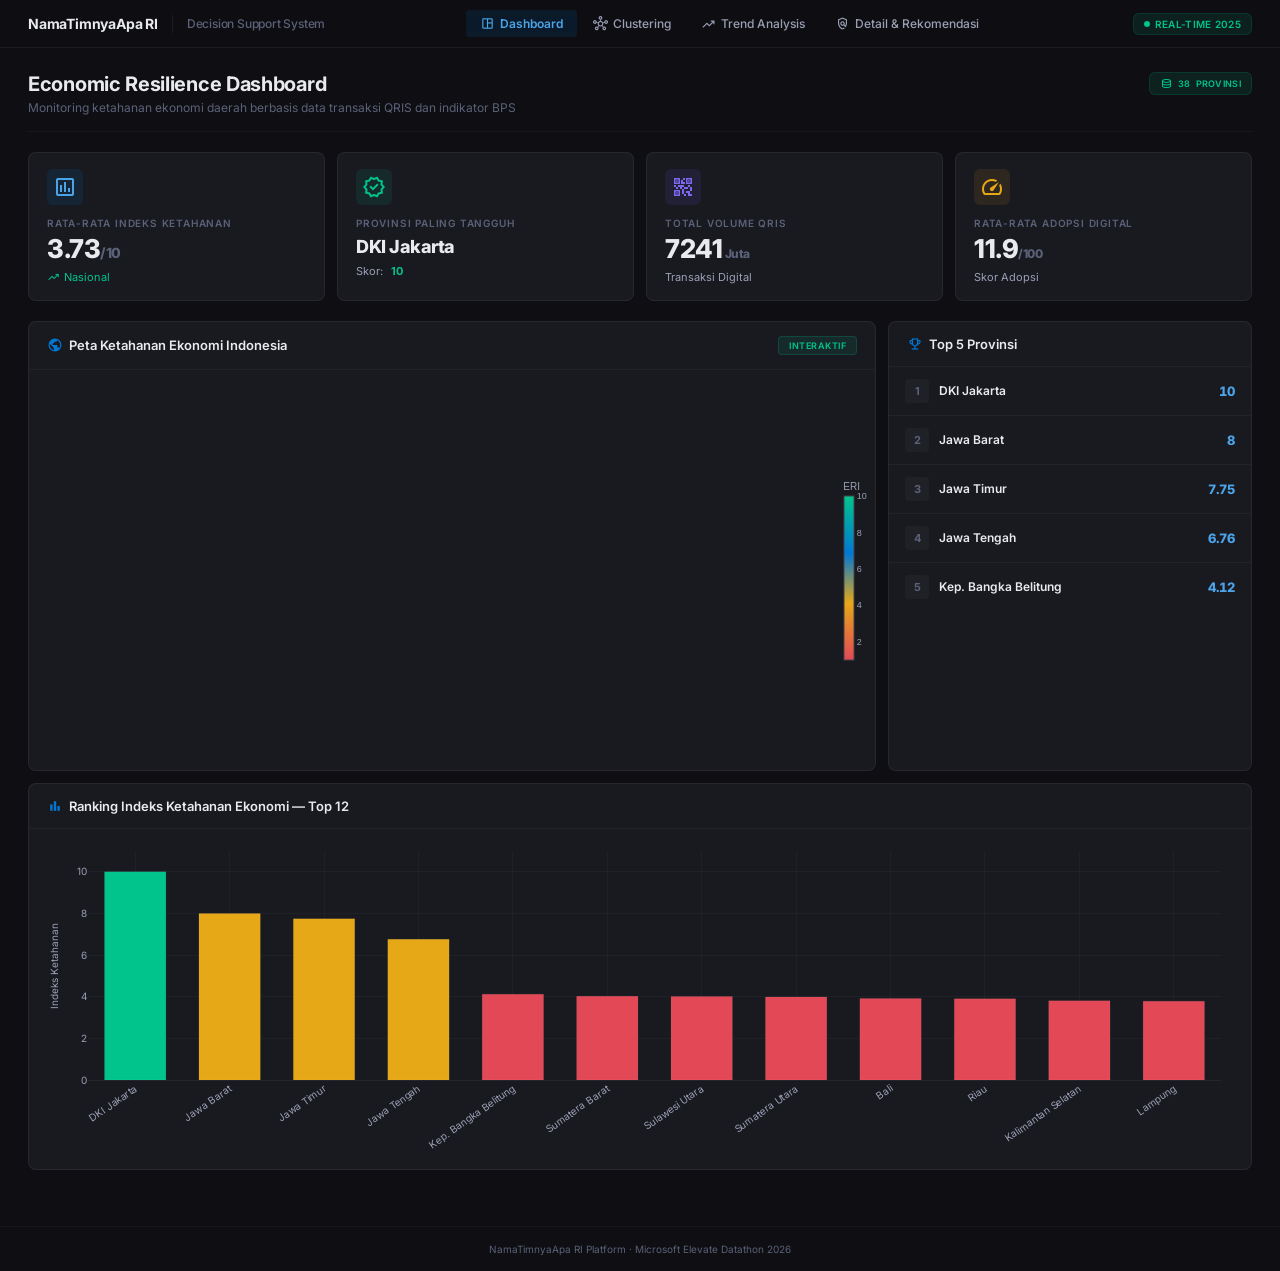
<file: index.html>
<!DOCTYPE html>
<html lang="id">
<head>
    <meta charset="utf-8"/>
    <meta name="dicoding:email" content="apriansyahrifqii@gmail.com"/>
    <meta content="width=device-width, initial-scale=1.0" name="viewport"/>
    <title>NamaTimnyaApa RI | QRIS Analytics Platform</title>
    <meta name="description" content="Platform analitik ketahanan ekonomi daerah berbasis data transaksi QRIS. Decision support system untuk mengukur dan memvisualisasikan ketahanan ekonomi secara real-time."/>
    <link rel="stylesheet" href="static/css/style.css"/>
    <link href="https://fonts.googleapis.com/css2?family=Material+Symbols+Outlined:wght,FILL@100..700,0..1&display=swap" rel="stylesheet"/>
    <script src="https://cdn.plot.ly/plotly-2.27.0.min.js"></script>
</head>
<body>

<!-- ============ NAVBAR ============ -->
<nav class="navbar" id="main-navbar">
    <div class="navbar-brand">
        <span>NamaTimnyaApa RI</span>
        <div class="brand-divider"></div>
        <span class="brand-subtitle">Decision Support System</span>
    </div>
    <div class="navbar-tabs">
        <button class="tab-btn active" data-tab="tab-dashboard" onclick="switchTab('tab-dashboard')">
            <span class="material-symbols-outlined" style="font-size:15px">space_dashboard</span>Dashboard
        </button>
        <button class="tab-btn" data-tab="tab-clusters" onclick="switchTab('tab-clusters')">
            <span class="material-symbols-outlined" style="font-size:15px">hub</span>Clustering
        </button>
        <button class="tab-btn" data-tab="tab-trends" onclick="switchTab('tab-trends')">
            <span class="material-symbols-outlined" style="font-size:15px">trending_up</span>Trend Analysis
        </button>
        <button class="tab-btn" data-tab="tab-detail" onclick="switchTab('tab-detail')">
            <span class="material-symbols-outlined" style="font-size:15px">policy</span>Detail & Rekomendasi
        </button>
    </div>
    <div class="navbar-badge">
        <div class="pulse-dot"></div>
        Real-time 2025
    </div>
</nav>

<!-- ============ MOBILE TABS ============ -->
<div class="mobile-tabs">
    <button class="mob-btn active" data-tab="tab-dashboard" onclick="switchTab('tab-dashboard')">
        <span class="material-symbols-outlined">space_dashboard</span>Dashboard
    </button>
    <button class="mob-btn" data-tab="tab-clusters" onclick="switchTab('tab-clusters')">
        <span class="material-symbols-outlined">hub</span>Cluster
    </button>
    <button class="mob-btn" data-tab="tab-trends" onclick="switchTab('tab-trends')">
        <span class="material-symbols-outlined">trending_up</span>Trend
    </button>
    <button class="mob-btn" data-tab="tab-detail" onclick="switchTab('tab-detail')">
        <span class="material-symbols-outlined">policy</span>Detail
    </button>
</div>

<!-- ============================================================ -->
<!-- TAB 1: DASHBOARD                                             -->
<!-- ============================================================ -->
<div class="tab-content active" id="tab-dashboard">
    <div class="page-header">
        <div>
            <h1>Economic Resilience Dashboard</h1>
            <p class="subtitle">Monitoring ketahanan ekonomi daerah berbasis data transaksi QRIS dan indikator BPS</p>
        </div>
        <div class="navbar-badge" style="font-size:9px">
            <span class="material-symbols-outlined" style="font-size:13px">database</span>
            <span id="stat-total-provinces">—</span> Provinsi
        </div>
    </div>

    <div class="kpi-grid">
        <div class="kpi-card">
            <div class="kpi-icon" style="background:var(--azure-blue-dim);color:var(--azure-light)">
                <span class="material-symbols-outlined">assessment</span>
            </div>
            <div class="kpi-label">Rata-rata Indeks Ketahanan</div>
            <div class="kpi-value"><span id="stat-avg-resilience" data-count="0" data-decimals="2">0</span><span style="font-size:14px;color:var(--text-muted)">/10</span></div>
            <div class="kpi-sub" style="color:var(--accent-emerald)">
                <span class="material-symbols-outlined" style="font-size:13px">trending_up</span>
                Nasional
            </div>
        </div>
        <div class="kpi-card">
            <div class="kpi-icon" style="background:var(--accent-emerald-dim);color:var(--accent-emerald)">
                <span class="material-symbols-outlined">verified</span>
            </div>
            <div class="kpi-label">Provinsi Paling Tangguh</div>
            <div class="kpi-value" id="stat-top-resilient" style="font-size:18px;line-height:1.3">—</div>
            <div class="kpi-sub">Skor: <strong id="stat-top-resilient-score" style="color:var(--accent-emerald);margin-left:4px">—</strong></div>
        </div>
        <div class="kpi-card">
            <div class="kpi-icon" style="background:var(--accent-purple-dim);color:var(--accent-purple)">
                <span class="material-symbols-outlined">qr_code_2</span>
            </div>
            <div class="kpi-label">Total Volume QRIS</div>
            <div class="kpi-value"><span id="stat-total-qris" data-count="0" data-decimals="0">0</span><span style="font-size:12px;color:var(--text-muted)"> Juta</span></div>
            <div class="kpi-sub">Transaksi Digital</div>
        </div>
        <div class="kpi-card">
            <div class="kpi-icon" style="background:var(--accent-amber-dim);color:var(--accent-amber)">
                <span class="material-symbols-outlined">speed</span>
            </div>
            <div class="kpi-label">Rata-rata Adopsi Digital</div>
            <div class="kpi-value"><span id="stat-avg-digital" data-count="0" data-decimals="1">0</span><span style="font-size:12px;color:var(--text-muted)">/100</span></div>
            <div class="kpi-sub">Skor Adopsi</div>
        </div>
    </div>

    <div class="grid-7-3" style="margin-bottom:12px">
        <div class="card">
            <div class="card-header">
                <h3><span class="material-symbols-outlined">public</span>Peta Ketahanan Ekonomi Indonesia</h3>
                <span class="badge badge-tangguh" style="font-size:9px">INTERAKTIF</span>
            </div>
            <div class="card-body" style="padding:0;height:400px">
                <div id="chart-map" style="width:100%;height:100%"></div>
            </div>
        </div>
        <div class="card">
            <div class="card-header">
                <h3><span class="material-symbols-outlined">emoji_events</span>Top 5 Provinsi</h3>
            </div>
            <ul class="province-list" id="top5-list"></ul>
        </div>
    </div>

    <div class="card">
        <div class="card-header">
            <h3><span class="material-symbols-outlined">bar_chart</span>Ranking Indeks Ketahanan Ekonomi — Top 12</h3>
        </div>
        <div class="card-body" style="height:340px;padding:14px">
            <div id="chart-bar" style="width:100%;height:100%"></div>
        </div>
    </div>
</div>

<!-- ============================================================ -->
<!-- TAB 2: CLUSTERING                                            -->
<!-- ============================================================ -->
<div class="tab-content" id="tab-clusters">
    <div class="page-header">
        <div>
            <h1>Clustering Analysis</h1>
            <p class="subtitle">Pengelompokan K-Means berdasarkan PDRB dan tingkat adopsi digital QRIS</p>
        </div>
    </div>

    <div class="cluster-insights">
        <div class="cluster-insight" style="background:var(--accent-emerald-dim);border-color:rgba(0,196,140,0.15)">
            <div class="ci-count" id="count-tangguh" style="color:var(--accent-emerald)">0</div>
            <div class="ci-label" style="color:var(--accent-emerald)">Tangguh</div>
            <div class="ci-desc">High Digital — Strong Economy</div>
        </div>
        <div class="cluster-insight" style="background:var(--accent-amber-dim);border-color:rgba(230,168,23,0.15)">
            <div class="ci-count" id="count-transisi" style="color:var(--accent-amber)">0</div>
            <div class="ci-label" style="color:var(--accent-amber)">Transisi</div>
            <div class="ci-desc">Moderate Digital — Moderate Economy</div>
        </div>
        <div class="cluster-insight" style="background:var(--accent-red-dim);border-color:rgba(227,72,86,0.15)">
            <div class="ci-count" id="count-rentan" style="color:var(--accent-red)">0</div>
            <div class="ci-label" style="color:var(--accent-red)">Rentan</div>
            <div class="ci-desc">Low Digital — Weak Economy</div>
        </div>
    </div>

    <div class="grid-7-3" style="margin-bottom:12px">
        <div class="card">
            <div class="card-header">
                <h3><span class="material-symbols-outlined">bubble_chart</span>PDRB vs Adopsi QRIS</h3>
            </div>
            <div class="card-body" style="height:440px;padding:12px">
                <div id="chart-scatter" style="width:100%;height:100%"></div>
            </div>
        </div>
        <div class="card">
            <div class="card-body" style="height:100%;display:flex;flex-direction:column;justify-content:center;background:linear-gradient(135deg,var(--azure-blue-dim),rgba(0,151,167,0.04))">
                <span class="material-symbols-outlined" style="font-size:32px;color:var(--azure-light);margin-bottom:10px">psychology</span>
                <h4 style="font-size:14px;font-weight:700;margin-bottom:8px">Wawasan Klaster</h4>
                <p style="font-size:11px;color:var(--text-secondary);line-height:1.7">Model K-Means mengidentifikasi tiga profil ekonomi berbeda di Indonesia, menunjukkan korelasi kuat antara literasi digital dengan ketahanan finansial daerah.</p>
            </div>
        </div>
    </div>

    <div class="card">
        <div class="card-header">
            <h3><span class="material-symbols-outlined">table_chart</span>Detail Semua Provinsi</h3>
        </div>
        <div style="overflow-x:auto">
            <table class="data-table" id="clusterTable">
                <thead>
                    <tr>
                        <th onclick="sortTable(0,false)">Provinsi</th>
                        <th onclick="sortTable(1,false)">Status</th>
                        <th onclick="sortTable(2,true)">Skor Ketahanan</th>
                        <th onclick="sortTable(3,true)">PDRB (T)</th>
                        <th onclick="sortTable(4,true)">QRIS (Juta)</th>
                        <th onclick="sortTable(5,true)">Kemiskinan (%)</th>
                        <th onclick="sortTable(6,true)">Adopsi Digital</th>
                    </tr>
                </thead>
                <tbody id="table-body"></tbody>
            </table>
        </div>
    </div>
</div>

<!-- ============================================================ -->
<!-- TAB 3: TREND ANALYSIS                                        -->
<!-- ============================================================ -->
<div class="tab-content" id="tab-trends">
    <div class="page-header">
        <div>
            <h1>Trend Analysis</h1>
            <p class="subtitle">Perkembangan transaksi QRIS dan PDRB secara quarterly (2024–2025)</p>
        </div>
    </div>

    <div class="trend-stats">
        <div class="kpi-card">
            <div class="kpi-icon" style="background:var(--accent-emerald-dim);color:var(--accent-emerald)">
                <span class="material-symbols-outlined">trending_up</span>
            </div>
            <div class="kpi-label">Pertumbuhan QRIS</div>
            <div class="kpi-value" style="color:var(--accent-emerald)" id="trend-qris-growth">—</div>
            <div class="kpi-sub">YoY (Q4 2024 vs Q4 2025)</div>
        </div>
        <div class="kpi-card">
            <div class="kpi-icon" style="background:var(--azure-blue-dim);color:var(--azure-light)">
                <span class="material-symbols-outlined">account_balance</span>
            </div>
            <div class="kpi-label">Pertumbuhan PDRB</div>
            <div class="kpi-value" style="color:var(--azure-light)" id="trend-pdrb-growth">—</div>
            <div class="kpi-sub">Rata-rata pertumbuhan</div>
        </div>
        <div class="kpi-card">
            <div class="kpi-icon" style="background:var(--accent-purple-dim);color:var(--accent-purple)">
                <span class="material-symbols-outlined">date_range</span>
            </div>
            <div class="kpi-label">Periode Data</div>
            <div class="kpi-value" style="font-size:20px">8 Quarter</div>
            <div class="kpi-sub">Q1 2024 — Q4 2025</div>
        </div>
    </div>

    <div class="grid-2" style="margin-bottom:12px">
        <div class="card">
            <div class="card-header">
                <h3><span class="material-symbols-outlined">qr_code_2</span>Tren Volume QRIS (Top 5)</h3>
            </div>
            <div class="card-body" style="height:360px;padding:12px">
                <div id="chart-trend" style="width:100%;height:100%"></div>
            </div>
        </div>
        <div class="card">
            <div class="card-header">
                <h3><span class="material-symbols-outlined">account_balance</span>Tren PDRB (Top 5)</h3>
            </div>
            <div class="card-body" style="height:360px;padding:12px">
                <div id="chart-pdrb-trend" style="width:100%;height:100%"></div>
            </div>
        </div>
    </div>
</div>

<!-- ============================================================ -->
<!-- TAB 4: DETAIL PROVINSI & REKOMENDASI                         -->
<!-- ============================================================ -->
<div class="tab-content" id="tab-detail">
    <div class="page-header">
        <div>
            <h1>Profil & Rekomendasi Kebijakan</h1>
            <p class="subtitle">Analisis mendalam dan rekomendasi kebijakan berbasis AI</p>
        </div>
    </div>

    <div style="max-width:380px;margin-bottom:20px">
        <select class="custom-select" id="province-select" onchange="loadProvinceDetail(this.value)">
            <option value="">— Pilih Provinsi —</option>
        </select>
    </div>

    <div class="detail-panel" id="detail-panel" style="display:none">
        <div class="detail-hero">
            <div>
                <h1 id="detail-name">—</h1>
                <span class="badge badge-tangguh" id="detail-badge" style="margin-top:8px">—</span>
            </div>
            <div style="text-align:right">
                <div style="font-size:9px;font-weight:600;text-transform:uppercase;letter-spacing:1px;color:var(--text-muted);margin-bottom:4px">Economic Resilience Index</div>
                <div class="big-score" id="detail-score">—<span>/10</span></div>
            </div>
        </div>

        <div class="detail-metrics">
            <div class="detail-metric">
                <div class="label">PDRB (Triliun Rupiah)</div>
                <div class="value" id="detail-pdrb">—</div>
            </div>
            <div class="detail-metric">
                <div class="label">Volume QRIS (Juta)</div>
                <div class="value" id="detail-qris">—</div>
            </div>
            <div class="detail-metric">
                <div class="label">Tingkat Kemiskinan</div>
                <div class="value" id="detail-poverty">—</div>
            </div>
        </div>

        <div class="grid-2" style="margin-bottom:20px">
            <div class="card" style="height:300px">
                <div id="chart-radar" style="width:100%;height:100%"></div>
            </div>
            <div class="card" style="height:300px;display:flex;flex-direction:column;justify-content:center">
                <div class="card-body">
                    <div class="detail-metric" style="margin-bottom:14px">
                        <div class="label">Skor Adopsi Digital</div>
                        <div class="value" id="detail-digital">—</div>
                    </div>
                </div>
            </div>
        </div>

        <div class="recommendation transition" id="detail-recommendation">
            <h4>Pilih provinsi untuk melihat rekomendasi</h4>
        </div>
    </div>
</div>

<footer class="app-footer">
    NamaTimnyaApa RI Platform &middot; Microsoft Elevate Datathon 2026
</footer>

<script src="static/js/app.js"></script>
<script>
    let provincesData = [];
    let trendData = [];
    let stats = {};

    async function initStatic() {
        const res = await fetch('data/static_data.json');
        const data = await res.json();
        provincesData = data.provinces_data;
        trendData = data.trend_data;
        stats = data.stats;

        // Fill Stats
        document.getElementById('stat-total-provinces').textContent = stats.total_provinces;
        document.getElementById('stat-avg-resilience').setAttribute('data-count', stats.avg_resilience);
        document.getElementById('stat-top-resilient').textContent = stats.top_resilient;
        document.getElementById('stat-top-resilient-score').textContent = stats.top_resilient_score;
        document.getElementById('stat-total-qris').setAttribute('data-count', stats.total_qris);
        document.getElementById('stat-avg-digital').setAttribute('data-count', stats.avg_digital_adoption);

        document.getElementById('count-tangguh').textContent = stats.cluster_counts.tangguh;
        document.getElementById('count-transisi').textContent = stats.cluster_counts.transisi;
        document.getElementById('count-rentan').textContent = stats.cluster_counts.rentan;

        animateCounters();

        // Render Charts
        renderBarChart(provincesData);
        renderMap(provincesData);
        renderScatter(provincesData);

        // Top 5 list
        const top5 = [...provincesData].sort((a, b) => b.Economic_Resilience_Index - a.Economic_Resilience_Index).slice(0, 5);
        const listEl = document.getElementById('top5-list');
        top5.forEach((p, i) => {
            const li = document.createElement('li');
            li.className = 'province-item';
            li.onclick = () => { switchTab('tab-detail'); document.getElementById('province-select').value = p.Provinsi; loadProvinceDetail(p.Provinsi); };
            li.innerHTML = `<span class="rank">${i+1}</span><span class="name">${p.Provinsi}</span><span class="score">${p.Economic_Resilience_Index}</span>`;
            listEl.appendChild(li);
        });

        // Table
        const tbody = document.getElementById('table-body');
        [...provincesData].sort((a, b) => b.Economic_Resilience_Index - a.Economic_Resilience_Index).forEach(p => {
            const cls = p.Status === 'Tangguh' ? 'badge-tangguh' : p.Status === 'Transisi' ? 'badge-transisi' : 'badge-rentan';
            const tr = document.createElement('tr');
            tr.innerHTML = `
                <td style="font-weight:600">${p.Provinsi}</td>
                <td><span class="badge ${cls}">${p.Status}</span></td>
                <td style="font-weight:700">${p.Economic_Resilience_Index}</td>
                <td>${p.PDRB_Triliun}</td>
                <td>${p.Volume_QRIS_Juta}</td>
                <td>${p.Tingkat_Kemiskinan_Persen}%</td>
                <td>${p.Digital_Adoption_Score || '—'}</td>
            `;
            tr.onclick = () => { switchTab('tab-detail'); document.getElementById('province-select').value = p.Provinsi; loadProvinceDetail(p.Provinsi); };
            tbody.appendChild(tr);
        });

        // Trends
        if (trendData.length > 0) {
            renderTrendChart(trendData, provincesData);
            renderPDRBTrend(trendData, provincesData);
            
            const q4_24 = trendData.filter(t => t.Quarter === 'Q4 2024');
            const q4_25 = trendData.filter(t => t.Quarter === 'Q4 2025');
            if (q4_24.length && q4_25.length) {
                const totalQ4_24 = q4_24.reduce((s, t) => s + t.Volume_QRIS_Juta, 0);
                const totalQ4_25 = q4_25.reduce((s, t) => s + t.Volume_QRIS_Juta, 0);
                document.getElementById('trend-qris-growth').textContent = '+' + ((totalQ4_25 - totalQ4_24) / totalQ4_24 * 100).toFixed(1) + '%';
                
                const pdrbQ4_24 = q4_24.reduce((s, t) => s + t.PDRB_Triliun, 0);
                const pdrbQ4_25 = q4_25.reduce((s, t) => s + t.PDRB_Triliun, 0);
                document.getElementById('trend-pdrb-growth').textContent = '+' + ((pdrbQ4_25 - pdrbQ4_24) / pdrbQ4_24 * 100).toFixed(1) + '%';
            }
        }

        // Select
        const select = document.getElementById('province-select');
        [...provincesData].sort((a, b) => a.Provinsi.localeCompare(b.Provinsi)).forEach(p => {
            const opt = document.createElement('option');
            opt.value = p.Provinsi;
            opt.textContent = p.Provinsi;
            select.appendChild(opt);
        });
    }

    initStatic();

    // Patch for loadProvinceDetail
    const _origLoad = loadProvinceDetail;
    loadProvinceDetail = async function(name) {
        if (!name) return;
        document.getElementById('detail-panel').style.display = 'block';
        await _origLoad(name);
    };
</script>
</body>
</html>
</file>
<file: static/css/style.css>
/* ========================================
   ECONOMIC RESILIENCE INTELLIGENCE
   Azure AI-Inspired Formal Design System
   ======================================== */

@import url('https://fonts.googleapis.com/css2?family=Inter:wght@300;400;500;600;700;800;900&display=swap');

:root {
    /* Azure AI Color Palette */
    --bg-primary: #0f0f13;
    --bg-secondary: #17171c;
    --bg-tertiary: #1c1c24;
    --bg-card: rgba(28, 28, 36, 0.85);
    --bg-card-hover: rgba(35, 35, 48, 0.95);
    --bg-card-alt: rgba(22, 22, 30, 0.9);
    --bg-glass: rgba(255,255,255,0.03);
    --bg-surface: #1e1e28;
    --bg-elevated: #242430;

    /* Borders */
    --border-color: rgba(255,255,255,0.06);
    --border-subtle: rgba(255,255,255,0.04);
    --border-hover: rgba(255,255,255,0.12);
    --border-active: rgba(0,120,212,0.5);

    /* Text */
    --text-primary: #e8eaed;
    --text-secondary: #9aa0b4;
    --text-muted: #5a6178;
    --text-inverse: #0f0f13;

    /* Azure Accents */
    --azure-blue: #0078D4;
    --azure-blue-dim: rgba(0,120,212,0.12);
    --azure-blue-glow: rgba(0,120,212,0.25);
    --azure-light: #4BA4E8;
    --azure-dark: #004F8C;

    /* Semantic Colors */
    --accent-emerald: #00C48C;
    --accent-emerald-dim: rgba(0,196,140,0.10);
    --accent-cyan: #0097A7;
    --accent-cyan-dim: rgba(0,151,167,0.10);
    --accent-amber: #E6A817;
    --accent-amber-dim: rgba(230,168,23,0.10);
    --accent-red: #E34856;
    --accent-red-dim: rgba(227,72,86,0.10);
    --accent-purple: #7B68EE;
    --accent-purple-dim: rgba(123,104,238,0.10);

    /* Shadows & Effects */
    --shadow-card: 0 2px 8px rgba(0,0,0,0.3), 0 1px 2px rgba(0,0,0,0.2);
    --shadow-elevated: 0 8px 32px rgba(0,0,0,0.4);
    --shadow-glow: 0 0 20px rgba(0,120,212,0.15);

    /* Radii */
    --radius-lg: 12px;
    --radius-md: 8px;
    --radius-sm: 6px;
    --radius-xs: 4px;

    /* Transitions */
    --transition: all 0.2s cubic-bezier(0.4,0,0.2,1);
    --transition-slow: all 0.35s cubic-bezier(0.4,0,0.2,1);
}

/* ---- RESET ---- */
*, *::before, *::after { margin:0; padding:0; box-sizing:border-box; }
html { scroll-behavior: smooth; }
body {
    font-family: 'Inter', 'Segoe UI', -apple-system, sans-serif;
    background: var(--bg-primary);
    color: var(--text-primary);
    min-height: 100vh;
    overflow-x: hidden;
    -webkit-font-smoothing: antialiased;
    -moz-osx-font-smoothing: grayscale;
}

/* Scrollbar - Azure style */
::-webkit-scrollbar { width: 8px; height: 8px; }
::-webkit-scrollbar-track { background: transparent; }
::-webkit-scrollbar-thumb { background: rgba(255,255,255,0.1); border-radius: 4px; }
::-webkit-scrollbar-thumb:hover { background: rgba(255,255,255,0.18); }

/* ---- HEADER / NAVBAR ---- */
.navbar {
    position: sticky; top: 0; z-index: 100;
    display: flex; align-items: center; justify-content: space-between;
    padding: 0 28px; height: 48px;
    background: rgba(15,15,19,0.92);
    backdrop-filter: blur(24px); -webkit-backdrop-filter: blur(24px);
    border-bottom: 1px solid var(--border-color);
}
.navbar-brand {
    display: flex; align-items: center; gap: 10px;
    font-size: 14px; font-weight: 700; letter-spacing: -0.2px;
    color: var(--text-primary);
}
.navbar-brand .logo-icon {
    width: 28px; height: 28px; border-radius: 6px;
    background: var(--azure-blue);
    display: flex; align-items: center; justify-content: center;
    font-size: 11px; color: #fff; font-weight: 800;
    letter-spacing: 0.5px;
}
.navbar-brand .brand-divider {
    width: 1px; height: 18px; background: var(--border-color); margin: 0 4px;
}
.navbar-brand .brand-subtitle {
    font-size: 12px; font-weight: 500; color: var(--text-muted);
}
.navbar-tabs { display: flex; gap: 2px; }
.navbar-tabs .tab-btn {
    padding: 6px 14px; border-radius: var(--radius-xs); border: none;
    background: transparent; color: var(--text-secondary);
    font-family: 'Inter', 'Segoe UI', sans-serif; font-size: 12px; font-weight: 500;
    cursor: pointer; transition: var(--transition);
    display: flex; align-items: center; gap: 5px;
}
.navbar-tabs .tab-btn:hover { color: var(--text-primary); background: rgba(255,255,255,0.05); }
.navbar-tabs .tab-btn.active {
    color: var(--azure-light);
    background: var(--azure-blue-dim);
    font-weight: 600;
}
.navbar-badge {
    padding: 4px 10px; border-radius: var(--radius-sm); font-size: 10px;
    font-weight: 600; letter-spacing: 0.3px; text-transform: uppercase;
    background: var(--accent-emerald-dim); color: var(--accent-emerald);
    border: 1px solid rgba(0,196,140,0.15);
    display: flex; align-items: center; gap: 5px;
}
.navbar-badge .pulse-dot {
    width: 6px; height: 6px; border-radius: 50%;
    background: var(--accent-emerald);
    animation: pulse 2s infinite;
}
@keyframes pulse {
    0%, 100% { opacity: 1; transform: scale(1); }
    50% { opacity: 0.4; transform: scale(1.4); }
}

/* ---- TAB CONTENT ---- */
.tab-content {
    display: none; padding: 24px 28px; max-width: 1400px; margin: 0 auto;
}
.tab-content.active { display: block; animation: fadeSlide 0.35s ease; }

@keyframes fadeSlide {
    from { opacity: 0; transform: translateY(8px); }
    to { opacity: 1; transform: translateY(0); }
}

/* ---- PAGE HEADER ---- */
.page-header {
    display: flex; align-items: flex-start; justify-content: space-between;
    margin-bottom: 20px; padding-bottom: 16px;
    border-bottom: 1px solid var(--border-subtle);
}
.page-header h1 {
    font-size: 20px; font-weight: 700; letter-spacing: -0.3px;
    margin-bottom: 4px;
}
.page-header .subtitle {
    font-size: 12px; color: var(--text-muted); font-weight: 400;
}

/* ---- KPI CARDS ---- */
.kpi-grid {
    display: grid; grid-template-columns: repeat(4, 1fr);
    gap: 12px; margin-bottom: 20px;
}
.kpi-card {
    background: var(--bg-card); border: 1px solid var(--border-color);
    border-radius: var(--radius-md); padding: 16px 18px;
    transition: var(--transition); position: relative; overflow: hidden;
}
.kpi-card::before {
    content: ''; position: absolute; top: 0; left: 0; right: 0;
    height: 2px; background: var(--azure-blue); opacity: 0;
    transition: var(--transition);
}
.kpi-card:hover {
    border-color: var(--border-hover);
    transform: translateY(-1px);
    box-shadow: var(--shadow-card);
}
.kpi-card:hover::before { opacity: 1; }
.kpi-card .kpi-icon {
    width: 36px; height: 36px; border-radius: var(--radius-sm);
    display: flex; align-items: center; justify-content: center;
    font-size: 18px; margin-bottom: 12px;
}
.kpi-card .kpi-label {
    font-size: 10px; font-weight: 600; text-transform: uppercase;
    letter-spacing: 0.8px; color: var(--text-muted); margin-bottom: 6px;
}
.kpi-card .kpi-value {
    font-size: 26px; font-weight: 800; letter-spacing: -0.5px; line-height: 1.1;
}
.kpi-card .kpi-sub {
    font-size: 11px; color: var(--text-secondary); margin-top: 6px;
    display: flex; align-items: center; gap: 4px;
}

/* ---- SECTION HEADERS ---- */
.section-header {
    display: flex; justify-content: space-between; align-items: center;
    margin-bottom: 16px;
}
.section-title {
    font-size: 16px; font-weight: 700; letter-spacing: -0.2px;
    display: flex; align-items: center; gap: 8px;
}
.section-title .title-icon {
    color: var(--azure-blue); font-size: 18px;
}
.section-subtitle {
    font-size: 12px; color: var(--text-muted); margin-top: 2px;
}

/* ---- CARD SYSTEM ---- */
.card {
    background: var(--bg-card); border: 1px solid var(--border-color);
    border-radius: var(--radius-md); overflow: hidden;
    transition: var(--transition);
}
.card:hover { border-color: var(--border-hover); }
.card .card-header {
    padding: 14px 18px; border-bottom: 1px solid var(--border-subtle);
    display: flex; justify-content: space-between; align-items: center;
}
.card .card-header h3 {
    font-size: 13px; font-weight: 600;
    display: flex; align-items: center; gap: 6px;
}
.card .card-header h3 .material-symbols-outlined {
    font-size: 16px; color: var(--azure-blue);
}
.card .card-body { padding: 18px; }

/* Backward compat for glass-card */
.glass-card {
    background: var(--bg-card); border: 1px solid var(--border-color);
    border-radius: var(--radius-md); overflow: hidden;
    transition: var(--transition);
}
.glass-card:hover { border-color: var(--border-hover); }
.glass-card .card-header {
    padding: 14px 18px; border-bottom: 1px solid var(--border-subtle);
    display: flex; justify-content: space-between; align-items: center;
}
.glass-card .card-header h3 {
    font-size: 13px; font-weight: 600;
    display: flex; align-items: center; gap: 6px;
}
.glass-card .card-body { padding: 18px; }

/* ---- GRID LAYOUTS ---- */
.grid-2 { display: grid; grid-template-columns: 1fr 1fr; gap: 12px; }
.grid-3-1 { display: grid; grid-template-columns: 3fr 1fr; gap: 12px; }
.grid-2-1 { display: grid; grid-template-columns: 2fr 1fr; gap: 12px; }
.grid-7-3 { display: grid; grid-template-columns: 7fr 3fr; gap: 12px; }

/* ---- PROVINCE LIST ---- */
.province-list { list-style: none; }
.province-item {
    display: flex; align-items: center; justify-content: space-between;
    padding: 12px 16px; border-bottom: 1px solid var(--border-subtle);
    cursor: pointer; transition: var(--transition);
}
.province-item:hover { background: rgba(0,120,212,0.06); }
.province-item:last-child { border-bottom: none; }
.province-item .rank {
    font-size: 11px; font-weight: 700; color: var(--text-muted);
    width: 24px; min-width: 24px;
    height: 24px; border-radius: var(--radius-xs);
    background: var(--bg-glass); display: flex; align-items: center; justify-content: center;
}
.province-item .name { font-size: 12px; font-weight: 600; flex: 1; margin-left: 10px; }
.province-item .score {
    font-size: 13px; font-weight: 800; color: var(--azure-light);
    font-variant-numeric: tabular-nums;
}

/* ---- BADGES ---- */
.badge {
    display: inline-flex; align-items: center; gap: 4px;
    padding: 3px 10px; border-radius: var(--radius-xs);
    font-size: 10px; font-weight: 600; text-transform: uppercase;
    letter-spacing: 0.5px;
}
.badge-tangguh { background: var(--accent-emerald-dim); color: var(--accent-emerald); border: 1px solid rgba(0,196,140,0.2); }
.badge-transisi { background: var(--accent-amber-dim); color: var(--accent-amber); border: 1px solid rgba(230,168,23,0.2); }
.badge-rentan { background: var(--accent-red-dim); color: var(--accent-red); border: 1px solid rgba(227,72,86,0.2); }

/* ---- DATA TABLE ---- */
.data-table { width: 100%; border-collapse: collapse; }
.data-table thead th {
    padding: 10px 16px; text-align: left;
    font-size: 10px; font-weight: 600; text-transform: uppercase;
    letter-spacing: 0.8px; color: var(--text-muted);
    border-bottom: 1px solid var(--border-color);
    cursor: pointer; user-select: none;
    background: rgba(0,0,0,0.15);
}
.data-table thead th:hover { color: var(--text-secondary); }
.data-table tbody td {
    padding: 10px 16px; font-size: 12px;
    border-bottom: 1px solid var(--border-subtle);
    font-variant-numeric: tabular-nums;
}
.data-table tbody tr { transition: var(--transition); }
.data-table tbody tr:hover { background: rgba(0,120,212,0.04); }
.data-table tbody tr:last-child td { border-bottom: none; }

/* ---- DETAIL PANEL ---- */
.detail-panel {
    background: var(--bg-card); border: 1px solid var(--border-color);
    border-radius: var(--radius-md); padding: 24px;
}
.detail-hero {
    display: flex; justify-content: space-between; align-items: flex-start;
    margin-bottom: 24px; padding-bottom: 20px;
    border-bottom: 1px solid var(--border-subtle);
}
.detail-hero h1 {
    font-size: 28px; font-weight: 800; letter-spacing: -0.5px;
}
.detail-hero .big-score {
    font-size: 44px; font-weight: 900; color: var(--azure-light);
    line-height: 1; font-variant-numeric: tabular-nums;
}
.detail-hero .big-score span {
    font-size: 16px; font-weight: 400; color: var(--text-muted);
}

.detail-metrics { display: grid; grid-template-columns: repeat(3, 1fr); gap: 12px; margin-bottom: 20px; }
.detail-metric {
    padding: 14px 16px; border-radius: var(--radius-sm);
    background: var(--bg-glass); border: 1px solid var(--border-subtle);
}
.detail-metric .label {
    font-size: 9px; font-weight: 600; text-transform: uppercase;
    letter-spacing: 0.8px; color: var(--text-muted); margin-bottom: 6px;
}
.detail-metric .value {
    font-size: 20px; font-weight: 800; letter-spacing: -0.3px;
    font-variant-numeric: tabular-nums;
}

/* ---- RECOMMENDATION ---- */
.recommendation {
    border-radius: var(--radius-sm); padding: 18px 20px;
    border-left: 3px solid; margin-top: 16px;
}
.recommendation.critical { background: var(--accent-red-dim); border-color: var(--accent-red); }
.recommendation.optimal { background: var(--accent-emerald-dim); border-color: var(--accent-emerald); }
.recommendation.transition { background: var(--accent-amber-dim); border-color: var(--accent-amber); }
.recommendation h4 { font-size: 14px; font-weight: 700; margin-bottom: 6px; }
.recommendation p { font-size: 12px; color: var(--text-secondary); line-height: 1.6; }
.recommendation ul { list-style: none; margin-top: 12px; }
.recommendation ul li {
    padding: 6px 0; font-size: 12px; color: var(--text-secondary);
    display: flex; align-items: center; gap: 8px;
    border-bottom: 1px solid var(--border-subtle);
}
.recommendation ul li:last-child { border-bottom: none; }

/* ---- SELECT ---- */
.custom-select {
    width: 100%; padding: 10px 14px; border-radius: var(--radius-sm);
    background: var(--bg-secondary); color: var(--text-primary);
    border: 1px solid var(--border-color); font-family: 'Inter', sans-serif;
    font-size: 13px; font-weight: 500; cursor: pointer;
    transition: var(--transition); appearance: none;
    background-image: url("data:image/svg+xml,%3Csvg xmlns='http://www.w3.org/2000/svg' width='12' height='12' fill='%235a6178' viewBox='0 0 16 16'%3E%3Cpath d='M8 11L3 6h10z'/%3E%3C/svg%3E");
    background-repeat: no-repeat; background-position: right 14px center;
}
.custom-select:focus { outline: none; border-color: var(--azure-blue); box-shadow: 0 0 0 2px var(--azure-blue-dim); }
.custom-select option { background: var(--bg-secondary); }

/* ---- CLUSTER INSIGHT CARDS ---- */
.cluster-insights { display: grid; grid-template-columns: repeat(3, 1fr); gap: 12px; margin-bottom: 20px; }
.cluster-insight {
    padding: 18px; border-radius: var(--radius-md);
    border: 1px solid var(--border-color); text-align: center;
    transition: var(--transition); position: relative; overflow: hidden;
}
.cluster-insight::after {
    content: ''; position: absolute; bottom: 0; left: 0; right: 0;
    height: 2px; transition: var(--transition);
}
.cluster-insight:hover { transform: translateY(-1px); box-shadow: var(--shadow-card); }
.cluster-insight .ci-count { font-size: 32px; font-weight: 900; line-height: 1; }
.cluster-insight .ci-label { font-size: 11px; font-weight: 600; margin-top: 6px; text-transform: uppercase; letter-spacing: 0.5px; }
.cluster-insight .ci-desc { font-size: 10px; color: var(--text-muted); margin-top: 4px; }

/* ---- TREND STATS ---- */
.trend-stats { display: grid; grid-template-columns: repeat(3, 1fr); gap: 12px; margin-bottom: 20px; }

/* ---- INSIGHT BOX ---- */
.insight-box {
    display: flex; gap: 16px; align-items: flex-start;
    padding: 16px 18px; border-radius: var(--radius-sm);
    background: linear-gradient(135deg, var(--azure-blue-dim), rgba(0,151,167,0.04));
    border: 1px solid rgba(0,120,212,0.12);
}
.insight-box .insight-icon {
    min-width: 36px; height: 36px; border-radius: var(--radius-sm);
    background: var(--azure-blue-dim); display: flex; align-items: center; justify-content: center;
}
.insight-box .insight-icon .material-symbols-outlined { color: var(--azure-light); font-size: 18px; }
.insight-box h4 { font-size: 13px; font-weight: 700; margin-bottom: 4px; }
.insight-box p { font-size: 11px; color: var(--text-secondary); line-height: 1.6; }

/* ---- METHODOLOGY BOX ---- */
.method-box {
    padding: 14px 16px; border-radius: var(--radius-sm);
    background: var(--bg-glass); border: 1px solid var(--border-subtle);
    border-left: 3px solid var(--azure-blue);
}
.method-box p { font-size: 11px; color: var(--text-muted); line-height: 1.6; }

/* ---- PLOTLY OVERRIDES ---- */
.js-plotly-plot .plotly .main-svg { background: transparent !important; }

/* ---- RESPONSIVE ---- */
@media (max-width: 1024px) {
    .kpi-grid { grid-template-columns: repeat(2, 1fr); }
    .grid-2, .grid-3-1, .grid-2-1, .grid-7-3 { grid-template-columns: 1fr; }
    .cluster-insights, .detail-metrics, .trend-stats { grid-template-columns: 1fr; }
    .navbar-tabs { display: none; }
}
@media (max-width: 640px) {
    .kpi-grid { grid-template-columns: 1fr; }
    .tab-content { padding: 16px; }
    .navbar { padding: 0 16px; }
}

/* ---- MOBILE TABS ---- */
.mobile-tabs {
    display: none; position: fixed; bottom: 0; left: 0; right: 0;
    background: rgba(15,15,19,0.95); backdrop-filter: blur(20px);
    border-top: 1px solid var(--border-color);
    padding: 6px 8px; z-index: 100;
    justify-content: space-around;
}
@media (max-width: 1024px) {
    .mobile-tabs { display: flex; }
    body { padding-bottom: 64px; }
}
.mobile-tabs button {
    display: flex; flex-direction: column; align-items: center; gap: 3px;
    background: none; border: none; color: var(--text-muted);
    font-size: 9px; font-weight: 600; padding: 6px; cursor: pointer;
    font-family: 'Inter', sans-serif; transition: var(--transition);
}
.mobile-tabs button.active { color: var(--azure-light); }
.mobile-tabs button .material-symbols-outlined { font-size: 20px; }

/* ---- FOOTER ---- */
.app-footer {
    padding: 16px 28px; text-align: center;
    font-size: 10px; color: var(--text-muted);
    border-top: 1px solid var(--border-subtle);
    margin-top: 32px;
}
.app-footer a { color: var(--azure-light); text-decoration: none; }

/* ---- ANIMATED COUNTER ---- */
.counter-value { display: inline-block; font-variant-numeric: tabular-nums; }
</file>
